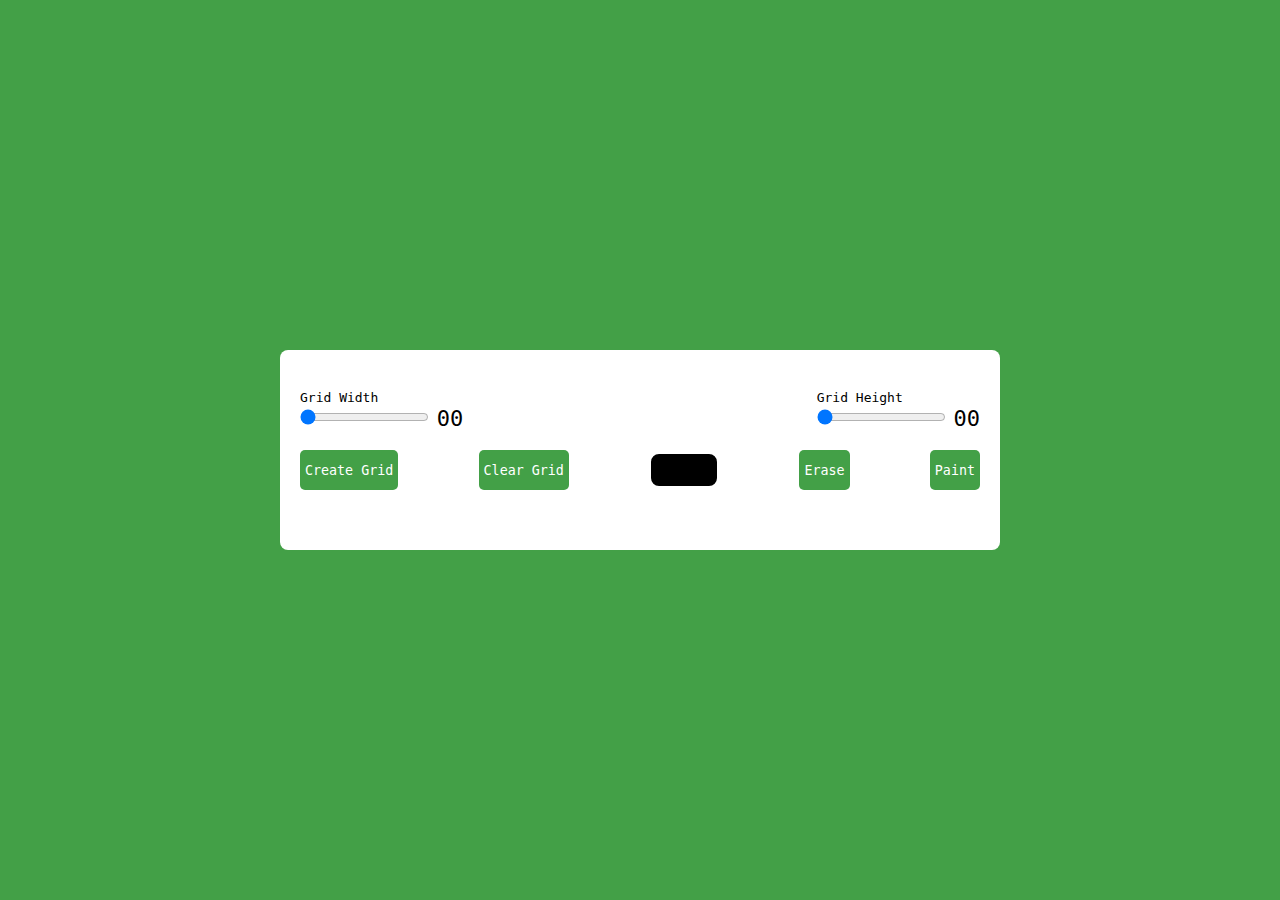
<file: Day-1-Pixel/index.html>
<!DOCTYPE html>
<html lang="en">
<head>
    <meta charset="UTF-8">
    <meta name="viewport" content="width=device-width, initial-scale=1.0">
    <link rel="stylesheet" href="style.css">
    <title>Pixel Art Generator</title>
</head>
<body>
    <div class="wrapper">
        <div class="option">
            <div class="opt-wrapper">
                <div class="slider">
                    <label for="width-range">Grid Width</label>
                    <input type="range" id="width-range" min="1" max="35">
                    <span id="width-value">00</span>
                </div>
                <div class="slider">
                    <label for="height-range">Grid Height</label>
                    <input type="range" id="height-range" min="1" max="35">
                    <span id="height-value">00</span>
                </div>
            </div>

            <div class="opt-wrapper">
                <button id="submit-grid">Create Grid</button>
                <button id="clear-grid">Clear Grid</button>
                <input type="color" id="color-input">
                <button id="erase-btn">Erase</button>
                <button id="paint-btn">Paint</button>
            </div>


        </div>
        <div class="container"></div>
    </div>
    

    <script src="index.js"></script>
</body>
</html>
</file>
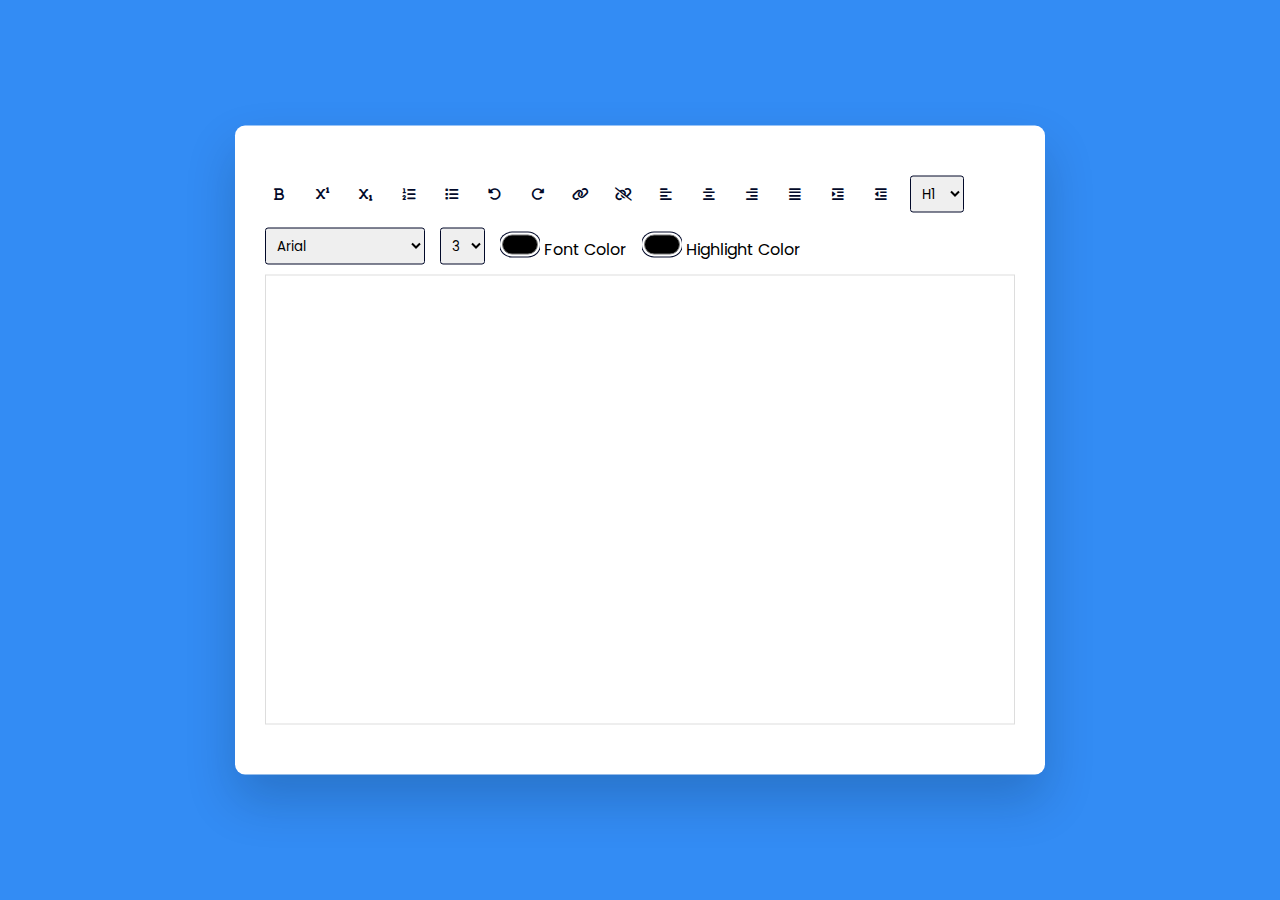
<file: Day-2-Text/index.html>
<!DOCTYPE html>
<html lang="en">

<head>
    <meta charset="UTF-8">
    <meta http-equiv="X-UA-Compatible" content="IE=edge">
    <meta name="viewport" content="width=device-width, initial-scale=1.0">
    <link rel="stylesheet" href="https://cdnjs.cloudflare.com/ajax/libs/font-awesome/6.2.1/css/all.min.css">
    <link rel="stylesheet" href="style.css">
    <title>Online Text Editor</title>
</head>

<body>

    <div class="container">
        <div class="options">
            <button id="bold" class="option-button format">
                <i class="fa-solid fa-bold"></i>
            </button>
            <button id="superscript" class="option-button script">
                <i class="fa-solid fa-superscript"></i>
            </button>
            <button id="subscript" class="option-button script">
                <i class="fa-solid fa-subscript"></i>
            </button>

            <button id="insertOrderedList" class="option-button">
                <div class="fa-solid fa-list-ol"></div>
            </button>
            <button id="insertUnorderedList" class="option-button">
                <i class="fa-solid fa-list"></i>
            </button>

            <button id="undo" class="option-button">
                <i class="fa-solid fa-rotate-left"></i>
            </button>
            <button id="redo" class="option-button">
                <i class="fa-solid fa-rotate-right"></i>
            </button>

            <button id="createLink" class="adv-option-button">
                <i class="fa fa-link"></i>
            </button>
            <button id="unlink" class="option-button">
                <i class="fa fa-unlink"></i>
            </button>

            <button id="justifyLeft" class="option-button align">
                <i class="fa-solid fa-align-left"></i>
            </button>
            <button id="justifyCenter" class="option-button align">
                <i class="fa-solid fa-align-center"></i>
            </button>
            <button id="justifyRight" class="option-button align">
                <i class="fa-solid fa-align-right"></i>
            </button>
            <button id="justifyFull" class="option-button align">
                <i class="fa-solid fa-align-justify"></i>
            </button>
            <button id="indent" class="option-button spacing">
                <i class="fa-solid fa-indent"></i>
            </button>
            <button id="outdent" class="option-button spacing">
                <i class="fa-solid fa-outdent"></i>
            </button>
            <select id="formatBlock" class="adv-option-button">
                <option value="H1">H1</option>
                <option value="H2">H2</option>
                <option value="H3">H3</option>
                <option value="H4">H4</option>
                <option value="H5">H5</option>
                <option value="H6">H6</option>
            </select>
            <select id="fontName" class="adv-option-button"></select>
            <select id="fontSize" class="adv-option-button"></select>

            <div class="input-wrapper">
                <input type="color" id="foreColor" class="adv-option-button">
                <label for="foreColor">Font Color</label>
            </div>
            <div class="input-wrapper">
                <input type="color" id="backColor" class="adv-option-button">
                <label for="backColor">Highlight Color</label>
            </div>

        </div>
        <div id="text-input" contenteditable="true"></div>
    </div>

    <script src="index.js"></script>


</body>

</html>
</file>
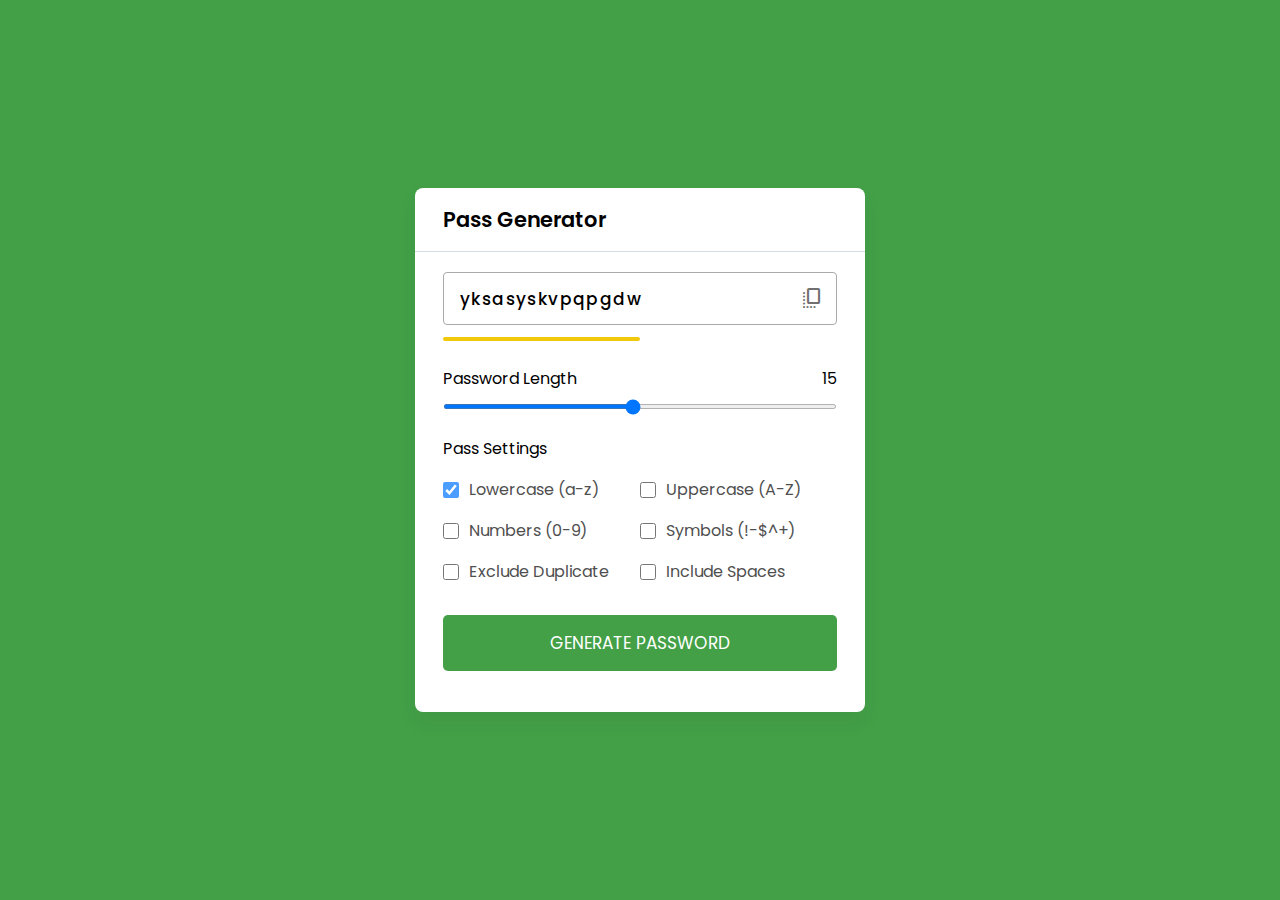
<file: Day-3-Pass/index.html>
<!DOCTYPE html>
<html lang="en">

<head>
    <meta charset="UTF-8">
    <meta http-equiv="X-UA-Compatible" content="IE=edge">
    <meta name="viewport" content="width=device-width, initial-scale=1.0">
    <link href="https://fonts.googleapis.com/css2?family=Material+Symbols+Rounded" rel="stylesheet" />
    <link rel="stylesheet" href="style.css">
    <title>Pass Generator</title>
</head>

<body>

    <div class="container">
        <h2>Pass Generator</h2>
        <div class="wrapper">
            <div class="input-box">
                <input type="text" disabled>
                <span class="material-symbols-rounded">copy_all</span>
            </div>
            <div class="pass-indicator"></div>
            <div class="pass-length">
                <div class="details">
                    <label class="title">Password Length</label>
                    <span></span>
                </div>
                <input type="range" min="1" max="30" value="15" step="1">
            </div>

            <div class="pass-settings">
                <label class="title">Pass Settings</label>
                <ul class="options">
                    <li class="option">
                        <input type="checkbox" id="lowercase" checked>
                        <label for="lowercase">Lowercase (a-z)</label>
                    </li>
                    <li class="option">
                        <input type="checkbox" id="uppercase">
                        <label for="uppercase">Uppercase (A-Z)</label>
                    </li>
                    <li class="option">
                        <input type="checkbox" id="numbers">
                        <label for="numbers">Numbers (0-9)</label>
                    </li>
                    <li class="option">
                        <input type="checkbox" id="symbols">
                        <label for="symbols">Symbols (!-$^+)</label>
                    </li>
                    <li class="option">
                        <input type="checkbox" id="exc-duplicate">
                        <label for="exc-duplicate">Exclude Duplicate</label>
                    </li>
                    <li class="option">
                        <input type="checkbox" id="spaces">
                        <label for="spaces">Include Spaces</label>
                    </li>
                </ul>
            </div>



            <button class="generate-btn">Generate Password</button>

        </div>
    </div>




    <script src="script.js"></script>
</body>

</html>
</file>
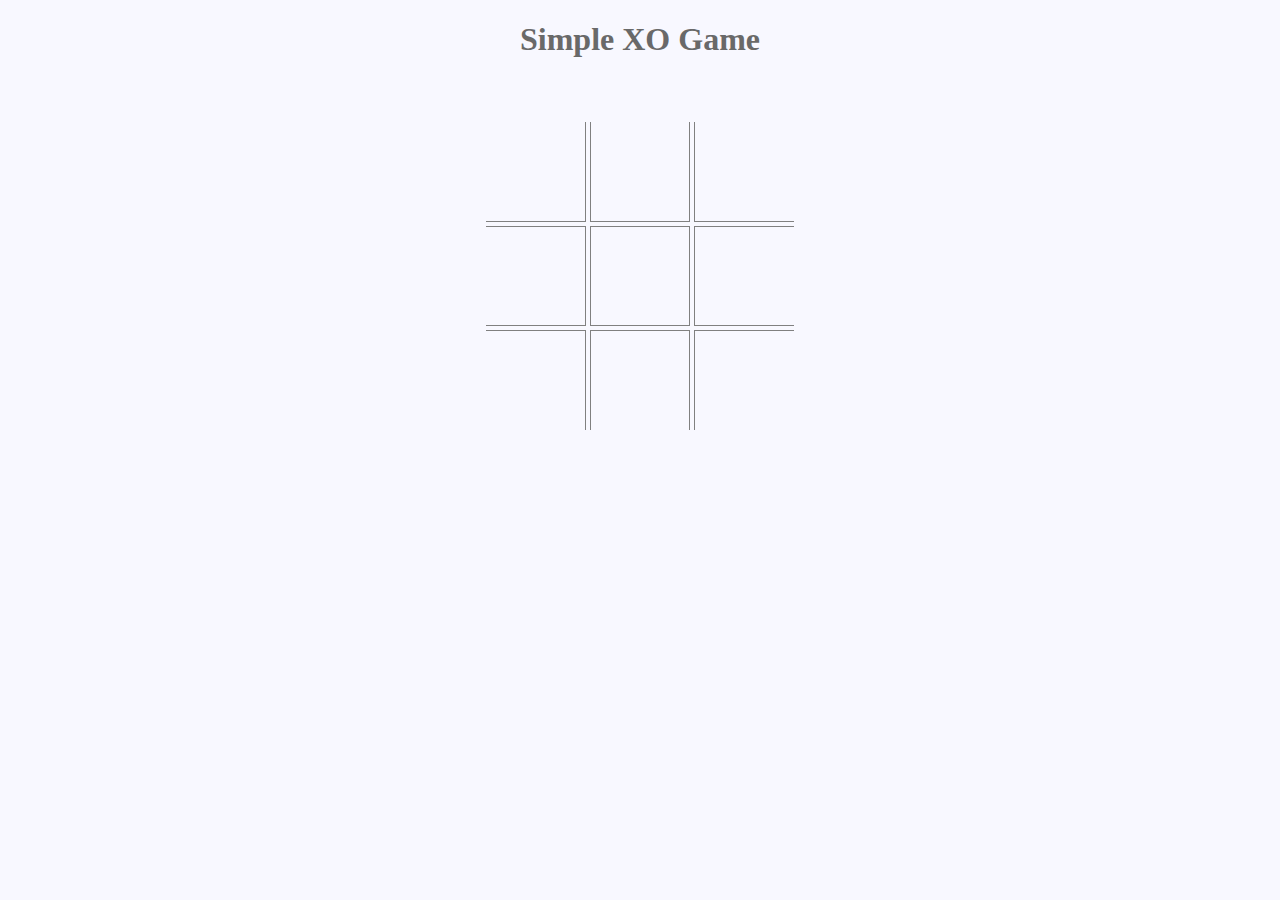
<file: Day-4-XO/index.html>
<!DOCTYPE html>
<html lang="en">

<head>
    <meta charset="UTF-8">
    <meta http-equiv="X-UA-Compatible" content="IE=edge">
    <meta name="viewport" content="width=device-width, initial-scale=1.0">
    <link rel="stylesheet" href="style.css">
    <title>XO Game</title>
</head>

<body>
    <h1>Simple XO Game</h1>
    <div id="container">
        <div class="block">
            <div id="box1" class="box top left">
                <span data-player="none" onclick="play(this)">&nbsp;</span>
            </div>
            <div id="box2" class="box top">
                <span data-player="none" onclick="play(this)">&nbsp;</span>
            </div>
            <div id="box3" class="box top right">
                <span data-player="none" onclick="play(this)">&nbsp;</span>
            </div>
        </div>
        <div class="block">
            <div id="box4" class="box left">
                <span data-player="none" onclick="play(this)">&nbsp;</span>
            </div>
            <div id="box5" class="box">
                <span data-player="none" onclick="play(this)">&nbsp;</span>
            </div>
            <div id="box6" class="box right">
                <span data-player="none" onclick="play(this)">&nbsp;</span>
            </div>
        </div>
        <div class="block">
            <div id="box7" class="box bottom left">
                <span data-player="none" onclick="play(this)">&nbsp;</span>
            </div>
            <div id="box8" class="box bottom">
                <span data-player="none" onclick="play(this)">&nbsp;</span>
            </div>
            <div id="box9" class="box bottom right">
                <span data-player="none" onclick="play(this)">&nbsp;</span>
            </div>
        </div>
    </div>

    <script src="script.js"></script>
</body>

</html>
</file>
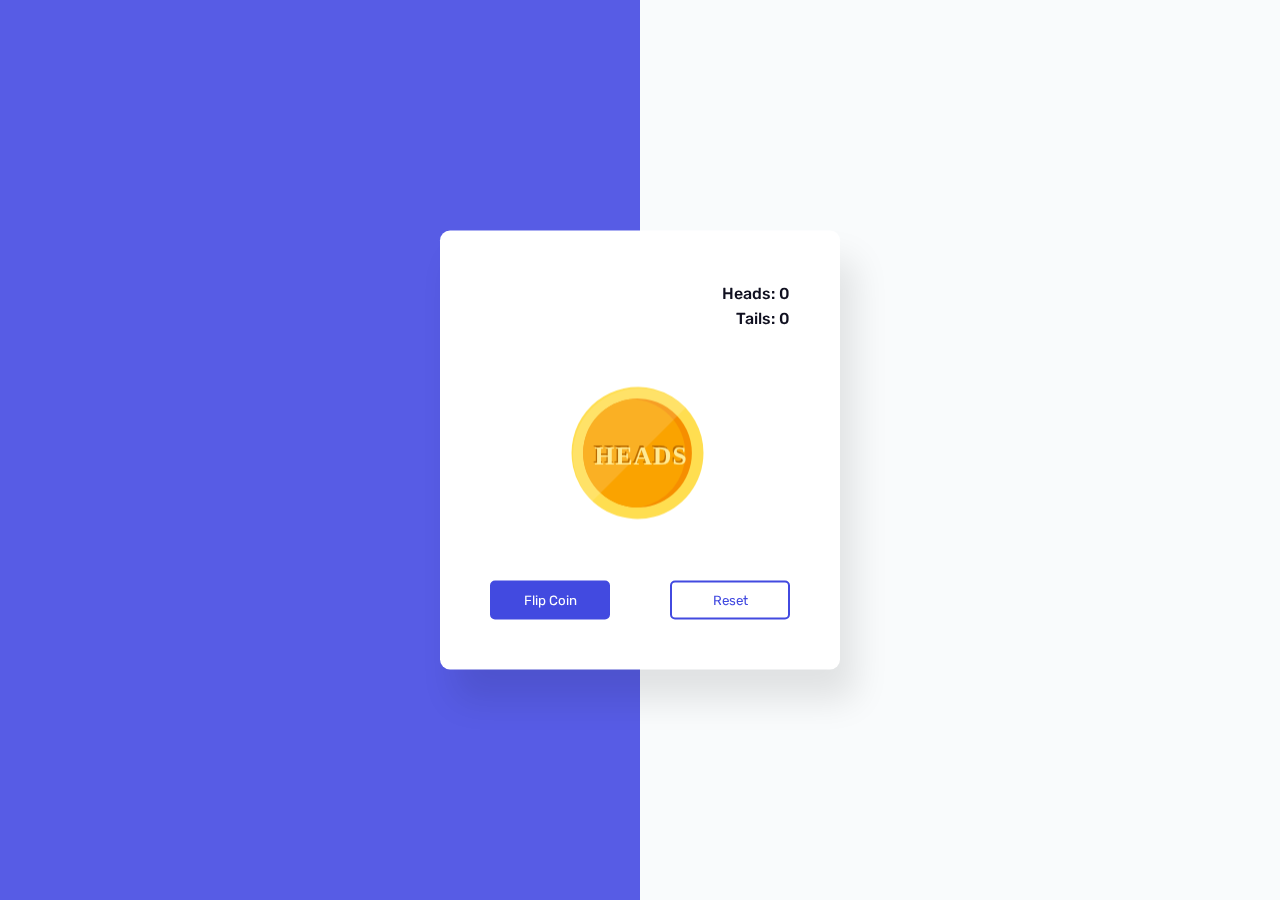
<file: Day-5-Coin/index.html>
<!DOCTYPE html>
<html lang="en">

<head>
    <meta charset="UTF-8">
    <meta http-equiv="X-UA-Compatible" content="IE=edge">
    <meta name="viewport" content="width=device-width, initial-scale=1.0">
    <link rel="stylesheet" href="style.css">
    <title>Flip a coin game</title>
</head>

<body>

    <div class="container">
        <div class="stats">
            <p id="heads-count">Heads: 0</p>
            <p id="tails-count">Tails: 0</p>
        </div>
        <div class="coin" id="coin">
            <div class="heads">
                <img src="heads.svg">
            </div>
            <div class="tails">
                <img src="tails.svg">
            </div>
        </div>
        <div class="buttons">
            <button id="flip-button">
                Flip Coin
            </button>
            <button id="reset-button">
                Reset
            </button>
        </div>
    </div>


    <script src="index.js"></script>
</body>

</html>
</file>
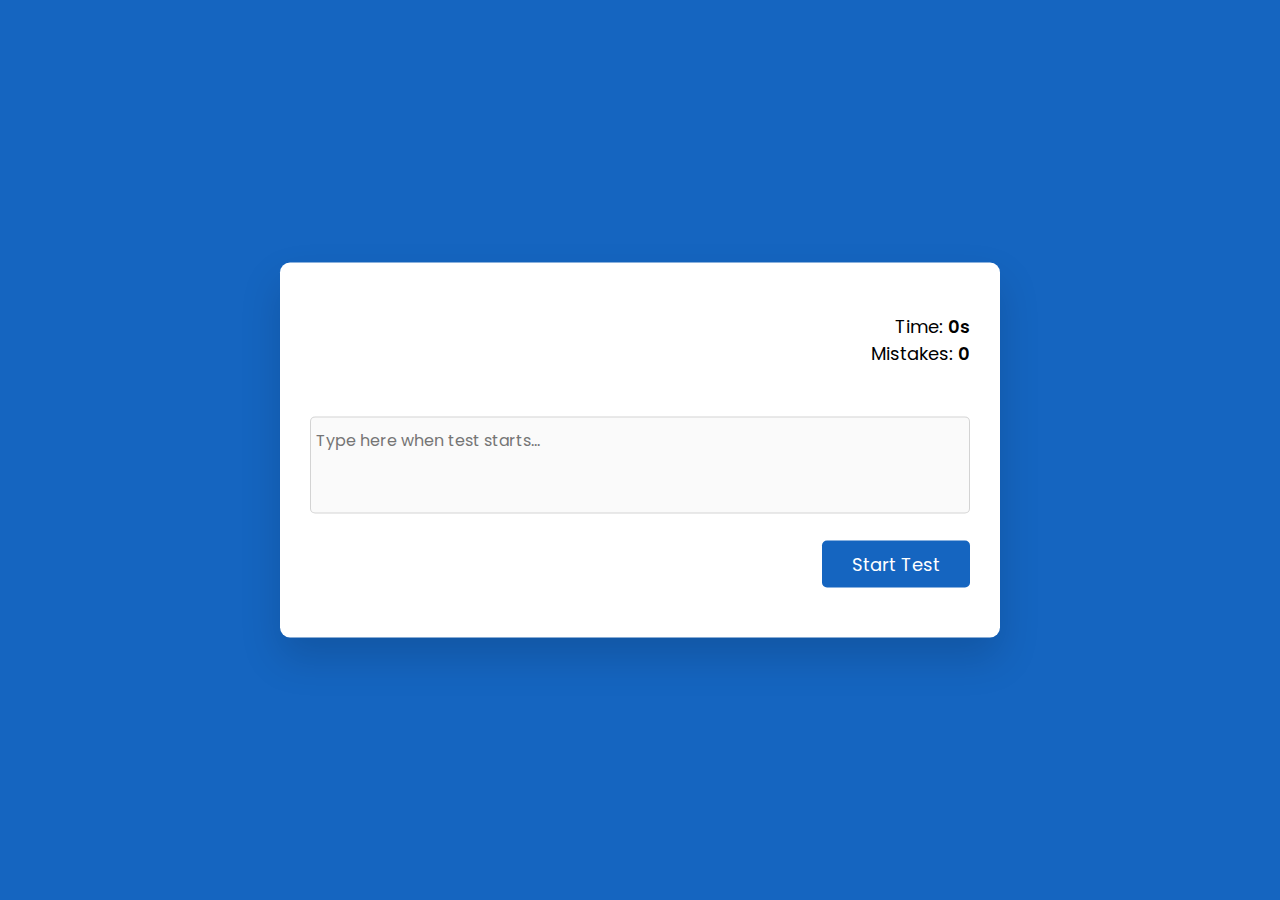
<file: Day-6-Type/index.html>
<!DOCTYPE html>
<html lang="en">

<head>
    <meta charset="UTF-8">
    <meta http-equiv="X-UA-Compatible" content="IE=edge">
    <meta name="viewport" content="width=device-width, initial-scale=1.0">
    <link rel="stylesheet" href="style.css">
    <title>Type Test App</title>
</head>

<body>

    <div class="container">
        <div class="stats">
            <p>Time: <span id="timer">0s</span></p>
            <p>Mistakes: <span id="mistakes">0</span></p>
        </div>
        <div id="quote" onmousedown="return false" onselectstart="return false"></div>

        <textarea id="quote-input" rows="3" placeholder="Type here when test starts..."></textarea>

        <button id="start-test" onclick="startTest()">Start Test</button>
        <button id="stop-test" onclick="displayResult()">Stop Test</button>

        <div class="result">
            <h3>Result</h3>
            <div class="wrapper">
                <p>Accuracy: <span id="accuracy"></span></p>
                <p>Speed: <span id="wpm"></span></p>
            </div>
        </div>

    </div>

    <script src="index.js"></script>
</body>

</html>
</file>
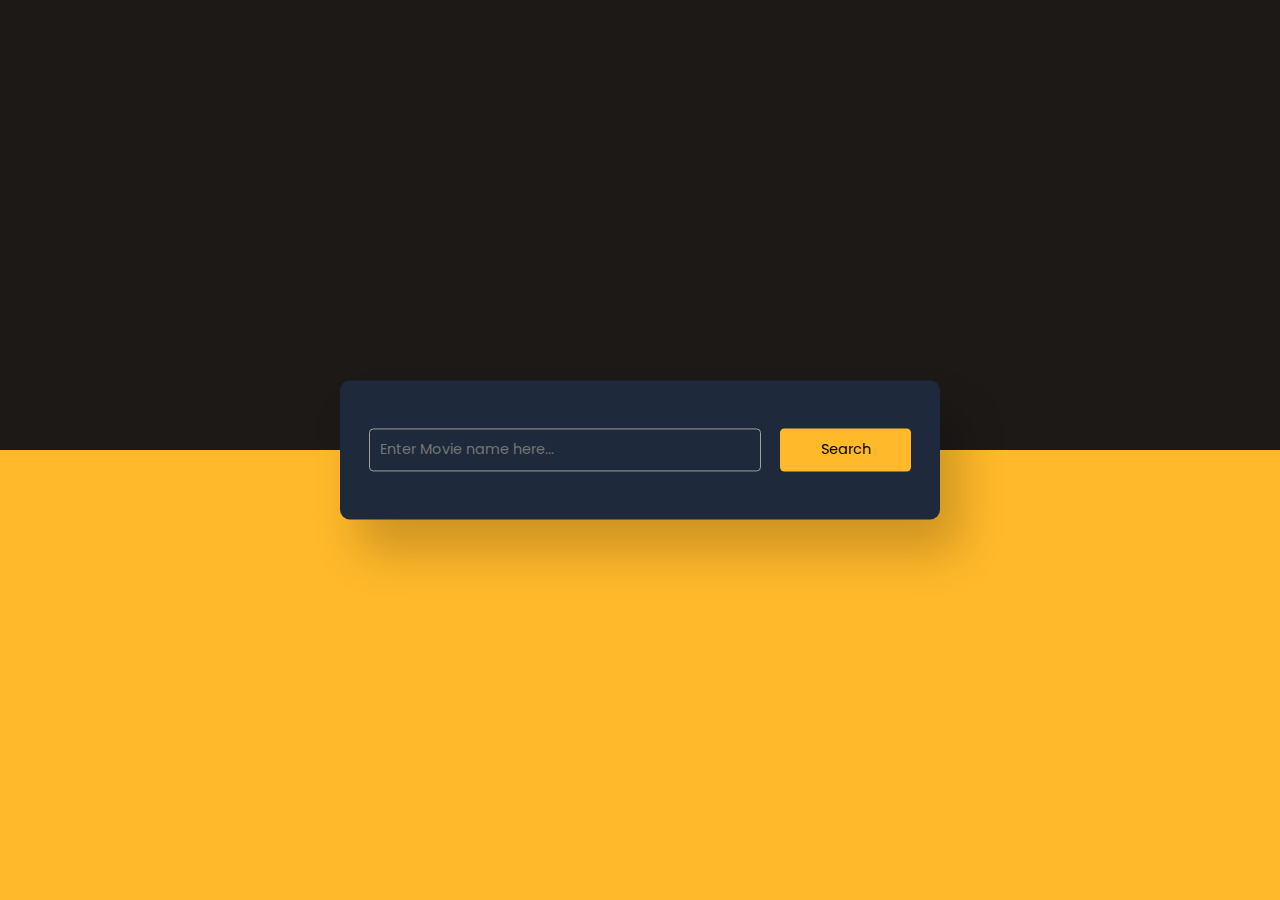
<file: Day-7-Movie/index.html>
<!DOCTYPE html>
<html lang="en">
<head>
    <meta charset="UTF-8">
    <meta name="viewport" content="width=device-width, initial-scale=1.0">
    <link rel="stylesheet" href="style.css">
    <title>Day #7 | Movie Info App</title>
</head>
<body>

    <div class="container">
        <div class="search-container">
            <input type="text" id="movie-name" placeholder="Enter Movie name here...">
            <button id="search-btn">Search</button>
        </div>
        <div id="result"></div>
    </div>


    <script src="key.js"></script>
    <script src="script.js"></script>
</body>
</html>
</file>
<file: Day-1-Pixel/style.css>
*{
    padding: 0;
    margin: 0;
    box-sizing: border-box;
    font-family: monospace;
}

body{
    background-color: #43a047;
}

.wrapper{
    background: #fff;
    width: 80vmin;
    position: absolute;
    transform: translate(-50%, -50%);
    top: 50%;
    left: 50%;
    padding:  40px 20px;
    border-radius: 8px;
}

label {
    display: block;
}

span {
    position: relative;
    font-size: 22px;
    bottom: -1px;
}

.opt-wrapper{
    display: flex;
    justify-content: space-between;
    margin-bottom: 20px;
    gap: 10px;
}

button{
    background-color: #43a047;
    border: none;
    border-radius: 5px;
    padding: 5px;
    color: #fff;
}

input[type="color"]{
    -webkit-appearance: none;
    -moz-appearance: none;
    appearance: none;
    background-color: transparent;
    width: 70px;
    height: 40px;
    border: none;
    cursor: pointer;
}
input[type="color"]::-webkit-color-swatch{
    border-radius: 8px;
    border: 4px solid #000;
}
input[type="color"]::-moz-color-swatch{
    border-radius: 8px;
    border: 4px solid #000;
}

.gridCol {
    height: 1em;
    width: 1em;
    border: 1px solid #ddd;
}

.gridRow{
    display: flex;
}

@media only screen and (max-width: 768px){
    .gridCol{
        height: 0.8em;
        width: 0.8em;
    }
}
</file>
<file: Day-2-Text/style.css>
@import url('https://fonts.googleapis.com/css2?family=Poppins:wght@300;400;500;600;700&display=swap');

*{
    padding: 0;
    margin: 0;
    box-sizing: border-box;
}

body{
    background-color: #338cf4;
}

.container{
    background-color: #fff;
    width: 90vmin;
    padding: 50px 30px;
    position: absolute;
    transform: translate(-50%, -50%);
    left: 50%;
    top: 50%;
    border-radius: 10px;
    box-shadow: 0 25px 50px rgba(7, 20, 35, 0.2);
}

.options{
    display: flex;
    flex-wrap: wrap;
    align-items: center;
    gap: 15px;
}

button{
    width: 28px;
    height: 28px;
    display: grid;
    place-items: center;
    border-radius: 3px;
    border: none;
    background-color: #fff;
    outline: none;
    color: #020929;
    cursor: pointer;
}

select{
    padding: 7px;
    border: 1px solid #020929;
    border-radius: 3px;
    cursor: pointer;
}

.options label,
.options select{
    font-family: 'Poppins', sans-serif;
}

input[type="color"]{
    -webkit-appearance: none;
    -moz-appearance: none;
    appearance: none;
    background-color: transparent;
    width: 40px;
    height: 28px;
    border: none;
    cursor: pointer;
}

input[type="color"]::-webkit-color-swatch{
    border-radius: 15px;
    box-shadow: 0 0 0 2px #fff, 0 0 0 3px #020929;
}

input[type="color"]::-moz-color-swatch{
    border-radius: 15px;
    box-shadow: 0 0 0 2px #fff, 0 0 0 3px #020929;
}

#text-input{
    margin-top: 10px;
    border: 1px solid #ddd;
    padding: 20px;
    height: 50vh;
}

.active{
    background-color: #e0e9ff;
}
</file>
<file: Day-3-Pass/style.css>
@import url('https://fonts.googleapis.com/css2?family=Poppins:wght@400;500;600&display=swap');

*{
    margin: 0;
    padding: 0;
    box-sizing: border-box;
    font-family: 'Poppins', sans-serif;
}

body{
    display: flex;
    align-items: center;
    justify-content: center;
    min-height: 100vh;
    background: #43A047;
}

.container{
    width: 450px;
    background: #fff;
    border-radius: 8px;
    box-shadow: 0 10px 20px rgba(0, 0, 0, 0.05);
}

.container h2{
    font-weight: 600;
    font-size: 1.31rem;
    padding: 1rem 1.75rem;
    border-bottom: 1px solid #d4dbe5;
}

.wrapper{
    margin: 1.25rem 1.75rem;
}

.wrapper .input-box{
    position: relative;
}

.input-box input{
    width: 100%;
    height: 53px;
    color: #000;
    background: none;
    font-size: 1.06rem;
    font-weight: 500;
    border-radius: 4px;
    letter-spacing: 1.4px;
    border: 1px solid #aaa;
    padding: 0 2.85rem 0 1rem;
}

.input-box span{
    position: absolute;
    right: 13px;
    cursor: pointer;
    line-height: 53px;
    color: #707070;
}

.input-box span:hover{
    color: #43A047 !important;
}

.wrapper .pass-indicator{
    width: 100%;
    height: 4px;
    position: relative;
    margin-top: 0.75rem;
    border-radius: 25px;
}

.pass-indicator::before{
    position: absolute;
    content: "";
    height: 100%;
    width: 50%;
    border-radius: inherit;
    transition: width 0.3s ease;
}

.pass-indicator#weak::before{
    width: 20%;
    background: #e64a4a;
}

.pass-indicator#medium::before{
    width: 50%;
    background: #f1c80b;
}

.pass-indicator#strong::before{
    width: 100%;
    background: #43A047;
}

.wrapper .pass-length{
    margin: 1.56rem 0 1.25rem;
}

.pass-length .details{
    display: flex;
    justify-content: space-between;
}

.pass-length input{
    width: 100%;
    height: 5px;
}

.pass-settings .options{
    display: flex;
    list-style: none;
    flex-wrap: wrap;
    margin-top: 1rem;
}

.pass-settings .options .option{
    display: flex;
    align-items: center;
    margin-bottom: 1rem;
    width: calc(100% / 2);
}

.options .option:first-child{
    pointer-events: none;
}

.options .option:first-child input{
    opacity: 0.7;
}

.options .option input{
    height: 16px;
    width: 16px;
    cursor: pointer;
}

.options .option label{
    cursor: pointer;
    color: #4f4f4f;
    padding-left: 0.63rem;
}

.wrapper .generate-btn{
    width: 100%;
    color: #fff;
    border: none;
    outline: none;
    cursor: pointer;
    background: #43A047;
    font-size: 1.06rem;
    padding: 0.94rem 0;
    border-radius: 5px;
    text-transform: uppercase;
    margin: 0.94rem 0 1.3rem;
}
</file>
<file: Day-4-XO/style.css>
body{
    background: ghostwhite;
    color: dimgray;
    font-family: serif;
    text-align: center;
}

h1{
    font-size: 2rem;
}

#container{
    margin: 5% auto;
    border-radius: 5px;
    text-align: center;
}

.box{
    display: inline-block;
    border: 1px solid gray;
    width: 100px;
    height: 100px;
    text-align: center;
    box-sizing: border-box;
    padding: 0;
}

span{
    position: absolute;
    font-size: 75px;
    font-family: sans-serif;
    text-align: center;
    height: 75px;
    width: 75px;
    padding: 0;
    margin: 5px;
    margin-left: -35px;
}

.top{
    border-top: none;
}

.bottom{
    border-bottom: none;
}

.left{
    border-left: none;
}

.right{
    border-right: none;
}

.alert{
    height: 75px;
    width: 125px;
    display: inline-block;
    background: ghostwhite;
    position: relative;
    z-index: 10;
    margin-top: -50%;
    border-radius: 20px;
    box-shadow: 0 0 75px 2px dimgray;
    animation: larger 0.5s;
    animation-fill-mode: forwards;
    box-sizing: content-box;
    padding: 30px;
    bottom: 50px;
    top: 0;
}

button{
    background: dimgray;
    border-radius: 2px;
    color: ghostwhite;
    border: none;
    outline: none;
}

button:focus{
    background: silver;
}

.activeBox{
    background: silver;
}

@keyframes larger{
    from{
        height: 75px;
        width: 125px;
    }

    to{
        height: 100px;
        width: 250px;
    }

}
</file>
<file: Day-5-Coin/style.css>
@import url("https://fonts.googleapis.com/css2?family=Rubik:wght@300;400;500;600;700&display=swap");

* {
  margin: 0;
  padding: 0;
  box-sizing: border-box;
  font-family: "Rubik", sans-serif;
}

body {
  height: 100%;
  background: linear-gradient(to right, #575ce5 50%, #f9fbfc 50%) fixed;
}

.container {
  background: #fff;
  width: 400px;
  padding: 50px;
  position: absolute;
  transform: translate(-50%, -50%);
  top: 50%;
  left: 50%;
  box-shadow: 15px 30px 35px rgba(0, 0, 0, 0.1);
  border-radius: 10px;
  -webkit-perspective: 300px;
  perspective: 300px;
}

.stats {
  text-align: right;
  color: #101020;
  font-weight: 500;
  line-height: 25px;
}

.coin {
  height: 150px;
  width: 150px;
  position: relative;
  margin: 50px auto;
  -webkit-transform-style: preserve-3d;
  transform-style: preserve-3d;
}

.tails {
  transform: rotateX(180deg);
}

.buttons {
  display: flex;
  justify-content: space-between;
}

.coin img {
  width: 145px;
}

.heads,
.tails {
  position: absolute;
  width: 100%;
  height: 100%;
  backface-visibility: hidden;
  -webkit-backface-visibility: hidden;
}

button {
  width: 120px;
  padding: 10px 0;
  border: 2.5px solid #424ae0;
  border-radius: 5px;
  cursor: pointer;
}

#flip-button {
  background: #424ae0;
  color: #fff;
}

#flip-button:disabled {
  background-color: #e1e0ee;
  color: #101020;
  border-color: #e1e0ee;
}

#reset-button {
  background: #fff;
  color: #424ae0;
}

@keyframes spin-tails {
  0% {
    transform: rotateX(0);
  }
  100% {
    transform: rotateX(1980deg);
  }
}

@keyframes spin-heads {
  0% {
    transform: rotateX(0);
  }
  100% {
    transform: rotateX(2160deg);
  }
}
</file>
<file: Day-6-Type/style.css>
@import url("https://fonts.googleapis.com/css2?family=Poppins:wght@300;400;500;600;700&display=swap");

* {
  margin: 0;
  padding: 0;
  box-sizing: border-box;
  font-family: "Poppins", sans-serif;
}

body {
  background-color: #1565c0;
}

.container {
  width: 80vmin;
  padding: 50px 30px;
  background-color: #fff;
  position: absolute;
  transform: translate(-50%, -50%);
  top: 50%;
  left: 50%;
  border-radius: 10px;
  box-shadow: 0 20px 40px rgba(0, 0, 0, 0.15);
}

.stats {
  text-align: right;
  font-size: 18px;
  margin-bottom: 30px;
}

.stats span {
  font-weight: 600;
}

#quote {
  text-align: justify;
  margin: 50px 0 30px 0;
}

textarea {
  resize: none;
  width: 100%;
  border-radius: 5px;
  padding: 10px 5px;
  font-size: 16px;
}

button {
  float: right;
  margin-top: 20px;
  background-color: #1565c0;
  color: #fff;
  border: none;
  padding: 10px 30px;
  border-radius: 5px;
  font-size: 18px;
}

.result {
  margin-top: 40px;
  display: none;
}

.result h3 {
  text-align: center;
  margin-bottom: 20px;
  font-size: 22px;
}

.wrapper {
  display: flex;
  justify-content: space-around;
}

.wrapper span {
  font-weight: 600;
}

.success {
  color: #44b267;
}

.fail {
  color: #e81c4e;
}
</file>
<file: Day-7-Movie/style.css>
@import url('https://fonts.googleapis.com/css2?family=Poppins:wght@300;500;600;700&display=swap');

*{
    margin: 0;
    padding: 0;
    box-sizing: border-box;
    font-family: 'Poppins', sans-serif;
}

body{
    height: 100vh;
    background: linear-gradient(#1c1917 50%, #ffb92a 50%);
}

.container{
    font-size: 16px;
    width: 90vw;
    max-width: 37.5em;
    padding: 3em 1.8em;
    background-color: #1e293b;
    position: absolute;
    transform: translate(-50%, -50%);
    top: 50%;
    left: 50%;
    border-radius: 0.6em;
    box-shadow: 1.2em 2em 3em rgba(0, 0, 0, 0.2);
}

.search-container{
    display: grid;
    grid-template-columns: 9fr 3fr;
    gap: 1.2em;
}

.search-container input, .search-container button{
    font-size: 0.9em;
    outline: none;
    border-radius: 0.3em;
}

.search-container input{
    background-color: transparent;
    border: 1px solid #a0a0a0;
    color: #fff;
    padding: 0.7em;
}

.search-container input:focus{
    border-color: #fff;
}

.search-container button{
    background-color: #ffb92a;
    border: none;
    cursor: pointer;
}

#result{
    color: #fff;
}

.info{
    position: relative;
    display: grid;
    grid-template-columns: 4fr 8fr;
    margin-top: 1.2em;
}

.poster{
    width: 100%;
}

h2{
    text-align: center;
    font-size: 1.5em;
    font-weight: 600;
    letter-spacing: 0.06em;
}

.rating{
    display: flex;
    align-items: center;
    justify-content: center;
    gap: 0.6em;
    margin: 0.6em 0 0.9em 0;
}

.rating img{
    width: 1.2em;
}

.rating h4{
    display: inline-block;
    font-size: 1.1em;
    font-weight: 500;
}

.details{
    display: flex;
    font-size: 0.95em;
    gap: 1em;
    justify-content: center;
    color: #a0a0a0;
    margin: 0.6em 0;
    font-weight: 300;
}

.genre{
    display: flex;
    justify-content: space-around;
}

.genre div{
    border: 1px solid #a0a0a0;
    font-size: 0.75em;
    padding: 0.4em 1.6em;
    border-radius: 0.4em;
    font-weight: 300;
}

h3{
    font-weight: 500;
    margin-top: 1.2em;
}

p{
    font-size: 0.9em;
    font-weight: 300;
    line-height: 1.8em;
    text-align: justify;
    color: #a0a0a0;
}

.msg{
    text-align: center;
}

@media screen and (max-width: 600px) {
    .container{
        font-size: 14px;
    }
    .poster{
        margin: auto;
        width: auto;
        max-height: 10.8em;
    }

    .info{
        grid-template-columns: 1fr;
    }

}
</file>
